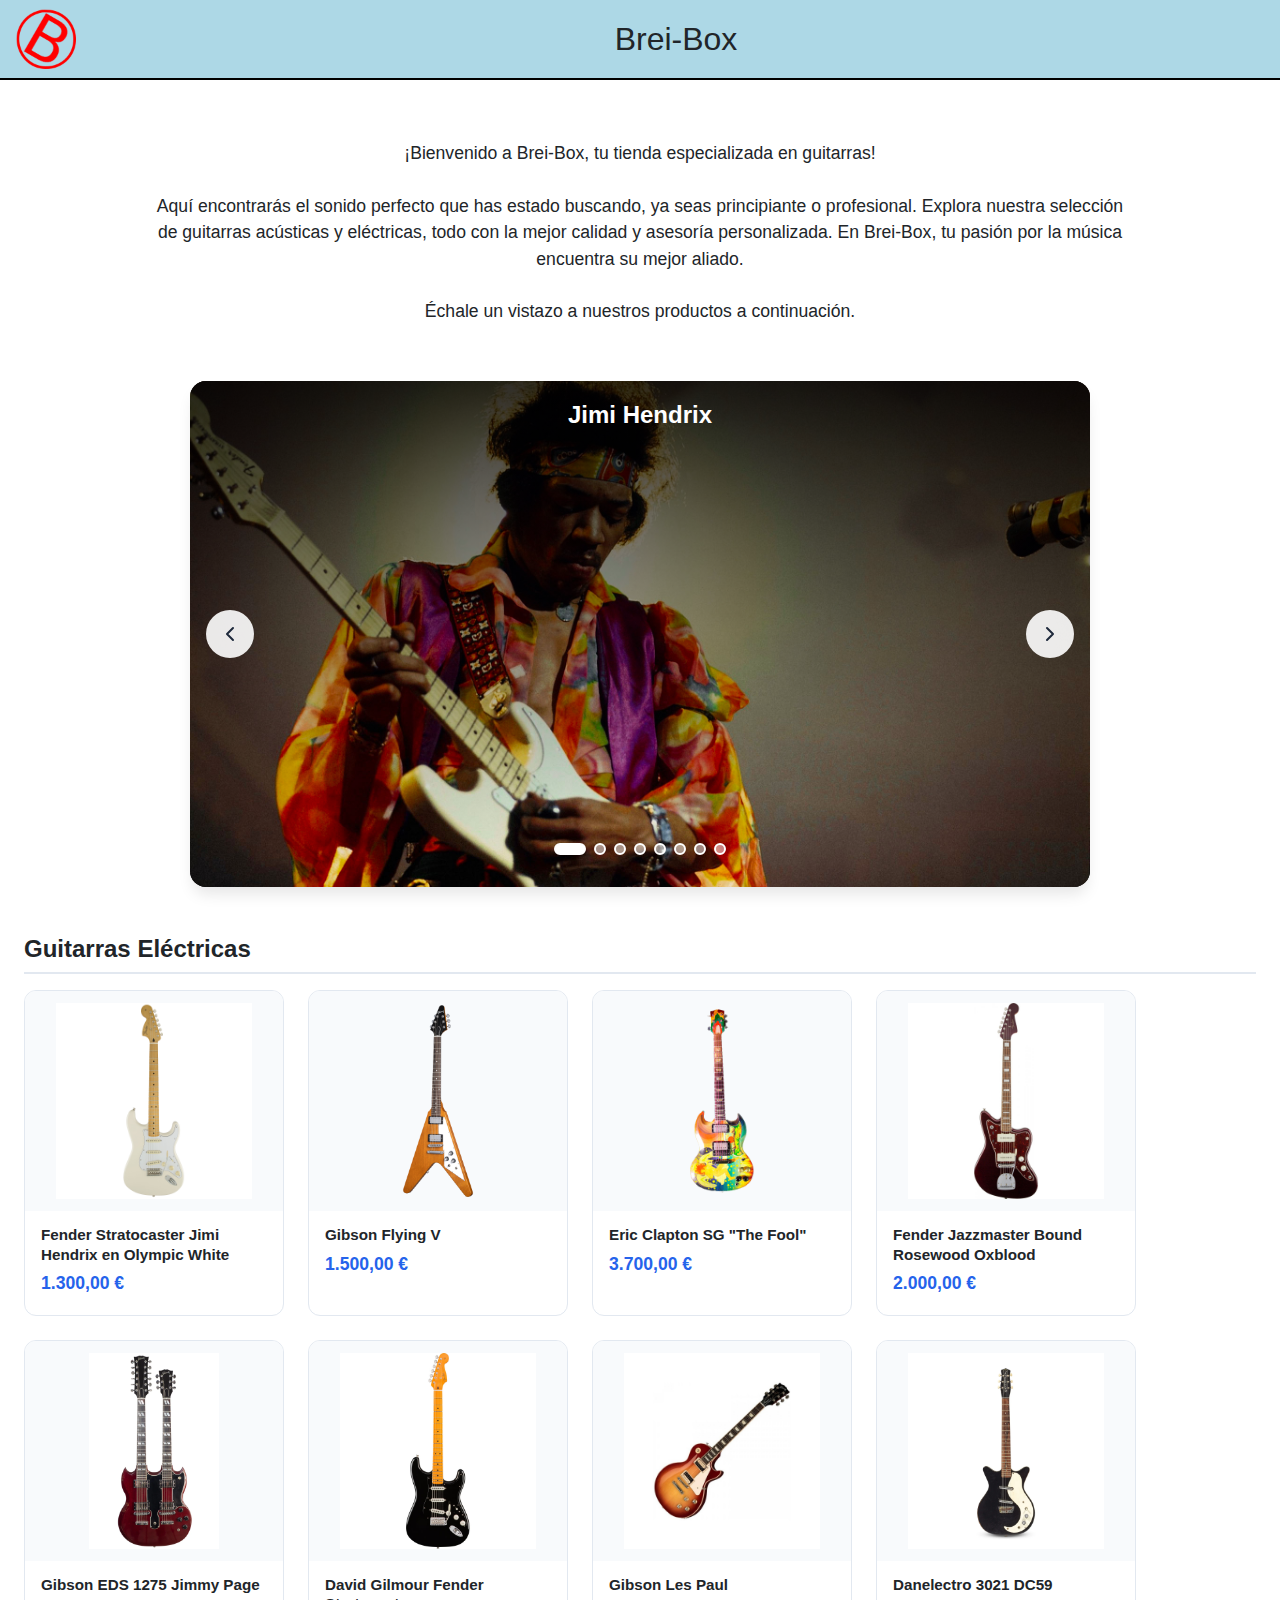
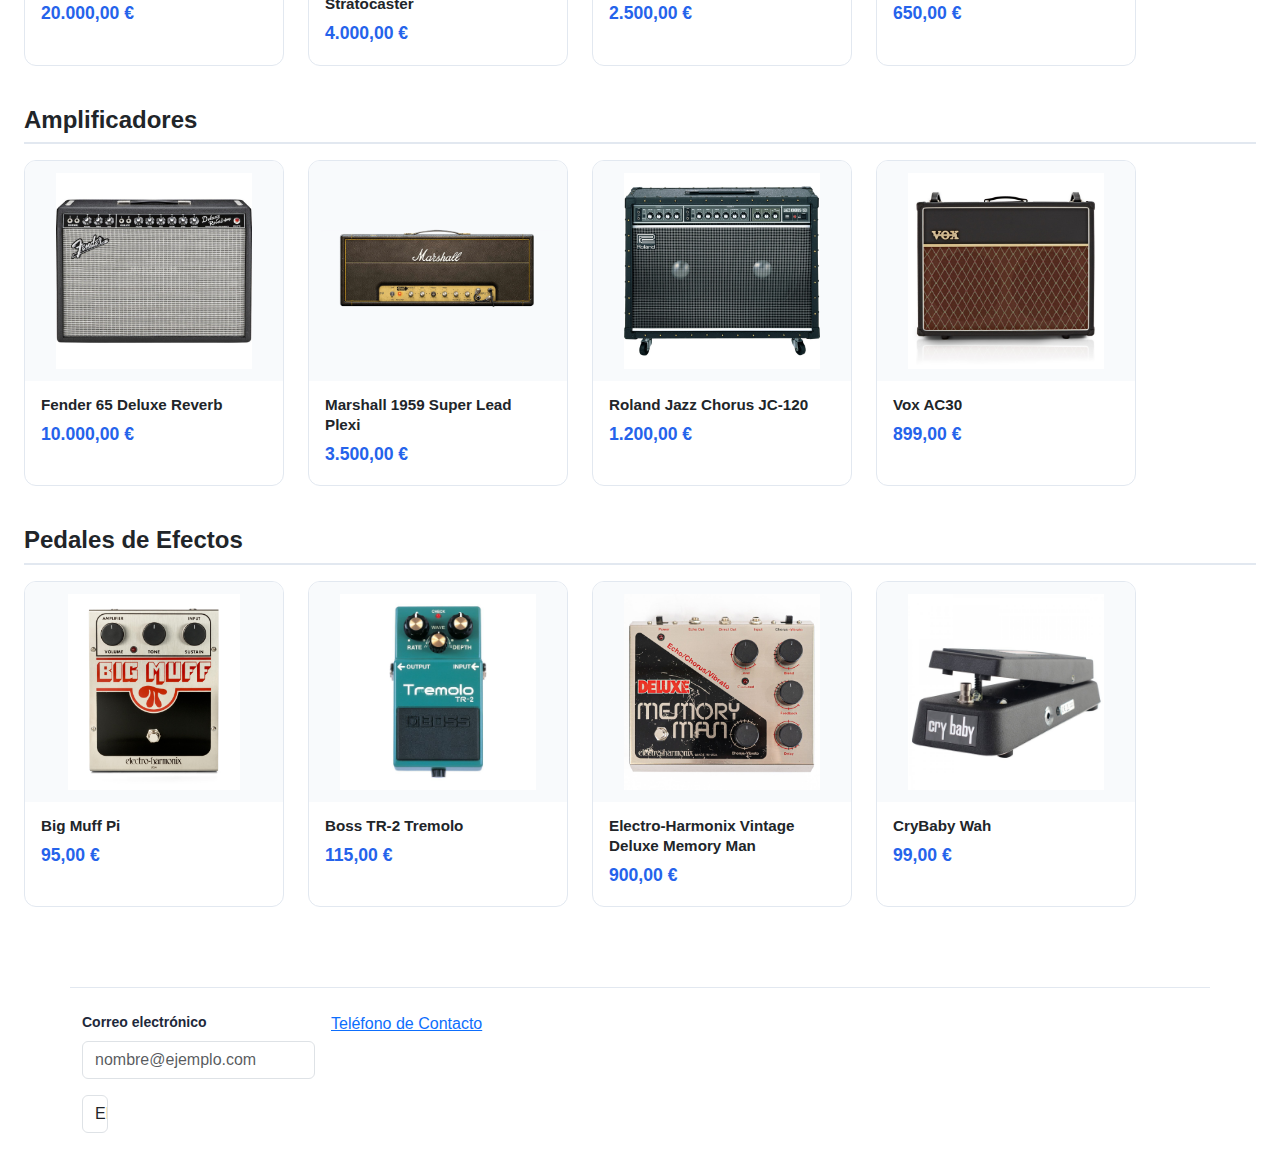
<file: documentos.html/index.html>
<!DOCTYPE html>
<html lang="es">
<head>
    <meta charset="UTF-8">
    <meta name="viewport" content="width=device-width, initial-scale=1.0">
    <title>Brei-Box: Guitarras</title>
    <link href="https://cdn.jsdelivr.net/npm/bootstrap@5.3.3/dist/css/bootstrap.min.css" rel="stylesheet" integrity="sha384-QWTKZyjpPEjISv5WaRU9OFeRpok6YctnYmDr5pNlyT2bRjXh0JMhjY6hW+ALEwIH" crossorigin="anonymous">
    <script src="https://cdn.jsdelivr.net/npm/bootstrap@5.3.3/dist/js/bootstrap.bundle.min.js" integrity="sha384-YvpcrYf0tY3lHB60NNkmXc5s9fDVZLESaAA55NDzOxhy9GkcIdslK1eN7N6jIeHz" crossorigin="anonymous"></script>
    <link rel="stylesheet" href="../css/estilos.css">
</head>
<body>
    <header>
        <a href="index.html">
            <img id="logo" src="../img/Logo.png" alt="logo">
        </a>
        <h1>Brei-Box</h1>
    </header>

    <main>
        <p class="Bienvenida">
            ¡Bienvenido a Brei-Box, tu tienda especializada en guitarras!
            <br><br>
            Aquí encontrarás el sonido perfecto que has estado buscando, ya seas principiante o profesional.
            Explora nuestra selección de guitarras acústicas y eléctricas, todo con la mejor calidad y asesoría personalizada.
            En Brei-Box, tu pasión por la música encuentra su mejor aliado.
            <br><br>
            Échale un vistazo a nuestros productos a continuación.
        </p>

        <!-- ── CARRUSEL DE MÚSICOS ── -->
        <section class="carousel-section">
            <div class="carousel-container">
                <div class="carousel-track">
                    <div class="carousel-slide">
                        <img src="../img/Musicos/hendrix.jpg" alt="Jimi Hendrix">
                        <div class="carousel-caption">Jimi Hendrix</div>
                    </div>
                    <div class="carousel-slide">
                        <img src="../img/Musicos/Clapton.jpg" alt="Eric Clapton">
                        <div class="carousel-caption">Eric Clapton</div>
                    </div>
                    <div class="carousel-slide">
                        <img src="../img/Musicos/page.jpg" alt="Jimmy Page">
                        <div class="carousel-caption">Jimmy Page</div>
                    </div>
                    <div class="carousel-slide">
                        <img src="../img/Musicos/GilmourBlackStrat.jpg" alt="David Gilmour">
                        <div class="carousel-caption">David Gilmour</div>
                    </div>
                    <div class="carousel-slide">
                        <img src="../img/Musicos/AlbertKing.jpg" alt="Albert King">
                        <div class="carousel-caption">Albert King</div>
                    </div>
                    <div class="carousel-slide">
                        <img src="../img/Musicos/KevinShields.jpg" alt="Kevin Shields">
                        <div class="carousel-caption">Kevin Shields</div>
                    </div>
                    <div class="carousel-slide">
                        <img src="../img/Musicos/pageLesPaul.jpg" alt="Jimmy Page Les Paul">
                        <div class="carousel-caption">Jimmy Page</div>
                    </div>
                    <div class="carousel-slide">
                        <img src="../img/Musicos/danelectroPage.jpg" alt="Jimmy Page Danelectro">
                        <div class="carousel-caption">Jimmy Page</div>
                    </div>
                </div>
                
                <!-- Controles del carrusel -->
                <button class="carousel-btn carousel-btn-prev" aria-label="Anterior">
                    <svg width="24" height="24" viewBox="0 0 24 24" fill="none">
                        <path d="M15 18l-6-6 6-6" stroke="currentColor" stroke-width="2" stroke-linecap="round" stroke-linejoin="round"/>
                    </svg>
                </button>
                <button class="carousel-btn carousel-btn-next" aria-label="Siguiente">
                    <svg width="24" height="24" viewBox="0 0 24 24" fill="none">
                        <path d="M9 18l6-6-6-6" stroke="currentColor" stroke-width="2" stroke-linecap="round" stroke-linejoin="round"/>
                    </svg>
                </button>

                <!-- Indicadores -->
                <div class="carousel-indicators">
                    <button class="carousel-indicator active" data-slide="0"></button>
                    <button class="carousel-indicator" data-slide="1"></button>
                    <button class="carousel-indicator" data-slide="2"></button>
                    <button class="carousel-indicator" data-slide="3"></button>
                    <button class="carousel-indicator" data-slide="4"></button>
                    <button class="carousel-indicator" data-slide="5"></button>
                    <button class="carousel-indicator" data-slide="6"></button>
                    <button class="carousel-indicator" data-slide="7"></button>
                </div>
            </div>
        </section>

        <!-- ── GUITARRAS ELÉCTRICAS ── -->
        <h2 class="seccion-titulo">Guitarras Eléctricas</h2>
        <div class="productos-grid">

            <a class="producto-card" href="Pagina-Producto.html">
                <img src="../img/Fender-Eléctricas/fender-jimi-hendrix-stratocaster-mn-olympic-white.jpg" alt="Fender Stratocaster Jimi Hendrix">
                <div class="producto-info">
                    <p class="producto-nombre">Fender Stratocaster Jimi Hendrix en Olympic White</p>
                    <p class="producto-precio">1.300,00 €</p>
                </div>
            </a>

            <a class="producto-card" href="Pagina-Producto.html">
                <img src="../img/Gibson-Eléctricas/Gibson Flying V.png" alt="Gibson Flying V">
                <div class="producto-info">
                    <p class="producto-nombre">Gibson Flying V</p>
                    <p class="producto-precio">1.500,00 €</p>
                </div>
            </a>

            <a class="producto-card" href="Pagina-Producto.html">
                <img src="../img/Gibson-Eléctricas/78461f02052fd0a04eb02f6c47cab6bc2de01daa-1000x1000.png" alt="Eric Clapton SG The Fool">
                <div class="producto-info">
                    <p class="producto-nombre">Eric Clapton SG "The Fool"</p>
                    <p class="producto-precio">3.700,00 €</p>
                </div>
            </a>

            <a class="producto-card" href="Pagina-Producto.html">
                <img src="../img/Fender-Eléctricas/guitarra-electrica-fender-troy-van-leeuwen-signature-jazzmaster-bound-rosewood-oxblood.png" alt="Fender Jazzmaster">
                <div class="producto-info">
                    <p class="producto-nombre">Fender Jazzmaster Bound Rosewood Oxblood</p>
                    <p class="producto-precio">2.000,00 €</p>
                </div>
            </a>

            <a class="producto-card" href="Pagina-Producto.html">
                <img src="../img/Gibson-Eléctricas/1989_Gibson_EDS-1275.png" alt="Gibson EDS 1275 Jimmy Page">
                <div class="producto-info">
                    <p class="producto-nombre">Gibson EDS 1275 Jimmy Page</p>
                    <p class="producto-precio">20.000,00 €</p>
                </div>
            </a>

            <a class="producto-card" href="Pagina-Producto.html">
                <img src="../img/Fender-Eléctricas/1502952061Fender_Custom_Shop_David_Gilmour_Stratocaster_NOS.jpg" alt="David Gilmour Stratocaster">
                <div class="producto-info">
                    <p class="producto-nombre">David Gilmour Fender Stratocaster</p>
                    <p class="producto-precio">4.000,00 €</p>
                </div>
            </a>

            <a class="producto-card" href="Pagina-Producto.html">
                <img src="../img/Gibson-Eléctricas/gibson-les-paul-classic-hcs-p-32523.jpg" alt="Gibson Les Paul">
                <div class="producto-info">
                    <p class="producto-nombre">Gibson Les Paul</p>
                    <p class="producto-precio">2.500,00 €</p>
                </div>
            </a>

            <a class="producto-card" href="Pagina-Producto.html">
                <img src="../img/Fender-Eléctricas/Danelectro3021dc59.png" alt="Danelectro 3021 DC59">
                <div class="producto-info">
                    <p class="producto-nombre">Danelectro 3021 DC59</p>
                    <p class="producto-precio">650,00 €</p>
                </div>
            </a>

        </div>

        <!-- ── AMPLIFICADORES ── -->
        <h2 class="seccion-titulo">Amplificadores</h2>
        <div class="productos-grid">

            <a class="producto-card" href="Pagina-Producto.html">
                <img src="../img/Amplis/fender-65-deluxe-reverb-amplificador.png" alt="Fender 65 Deluxe Reverb">
                <div class="producto-info">
                    <p class="producto-nombre">Fender 65 Deluxe Reverb</p>
                    <p class="producto-precio">10.000,00 €</p>
                </div>
            </a>

            <a class="producto-card" href="Pagina-Producto.html">
                <img src="../img/Amplis/marshall_plexi_super_lead_1959_gallery_1.png" alt="Marshall Plexi">
                <div class="producto-info">
                    <p class="producto-nombre">Marshall 1959 Super Lead Plexi</p>
                    <p class="producto-precio">3.500,00 €</p>
                </div>
            </a>

            <a class="producto-card" href="Pagina-Producto.html">
                <img src="../img/Amplis/roland-jc-120-jazz-chorus-combo_GIT0000966-000.png" alt="Roland Jazz Chorus">
                <div class="producto-info">
                    <p class="producto-nombre">Roland Jazz Chorus JC-120</p>
                    <p class="producto-precio">1.200,00 €</p>
                </div>
            </a>

            <a class="producto-card" href="Pagina-Producto.html">
                <img src="../img/Amplis/VoxAC30.jpg" alt="Vox AC30">
                <div class="producto-info">
                    <p class="producto-nombre">Vox AC30</p>
                    <p class="producto-precio">899,00 €</p>
                </div>
            </a>

        </div>

        <!-- ── PEDALES DE EFECTOS ── -->
        <h2 class="seccion-titulo">Pedales de Efectos</h2>
        <div class="productos-grid">

            <a class="producto-card" href="Pagina-Producto.html">
                <img src="../img/Pedales/BigMuff.png" alt="Big Muff Pi">
                <div class="producto-info">
                    <p class="producto-nombre">Big Muff Pi</p>
                    <p class="producto-precio">95,00 €</p>
                </div>
            </a>

            <a class="producto-card" href="Pagina-Producto.html">
                <img src="../img/Pedales/boss-tr2-tremolo.png" alt="Boss TR-2 Tremolo">
                <div class="producto-info">
                    <p class="producto-nombre">Boss TR-2 Tremolo</p>
                    <p class="producto-precio">115,00 €</p>
                </div>
            </a>

            <a class="producto-card" href="Pagina-Producto.html">
                <img src="../img/Pedales/MemoryMan.png" alt="Memory Man">
                <div class="producto-info">
                    <p class="producto-nombre">Electro-Harmonix Vintage Deluxe Memory Man</p>
                    <p class="producto-precio">900,00 €</p>
                </div>
            </a>

            <a class="producto-card" href="Pagina-Producto.html">
                <img src="../img/Pedales/Wahwah.png" alt="CryBaby Wah">
                <div class="producto-info">
                    <p class="producto-nombre">CryBaby Wah</p>
                    <p class="producto-precio">99,00 €</p>
                </div>
            </a>

        </div>
    </main>

    <footer class="container">
        <form action="">
            <div class="mb-3 datos">
                <label for="emailFooter" class="form-label">Correo electrónico</label>
                <input type="email" class="form-control" id="emailFooter" placeholder="nombre@ejemplo.com">
            </div>
            <input class="form-control ENVIAR" type="submit" value="ENVIAR">
        </form>
        <a class="datos" href="tel:+34678567876">Teléfono de Contacto</a>
        <iframe src="https://www.google.com/maps/embed?pb=!1m18!1m12!1m3!1d13799.704674040484!2d-8.408104816067125!3d43.35547160691261!2m3!1f0!2f0!3f0!3m2!1i1024!2i768!4f13.1!3m3!1m2!1s0xd2e7c9ba3b31737%3A0x3c7557c3e9b93042!2sEl%20Corte%20Ingl%C3%A9s%20Coru%C3%B1a!5e0!3m2!1ses!2ses!4v1729609519956!5m2!1ses!2ses" width="300" height="100" style="border:0;" allowfullscreen="" loading="lazy" referrerpolicy="no-referrer-when-downgrade"></iframe>
    </footer>

    <script src="../js/carousel.js"></script>
</body>
</html>
</file>
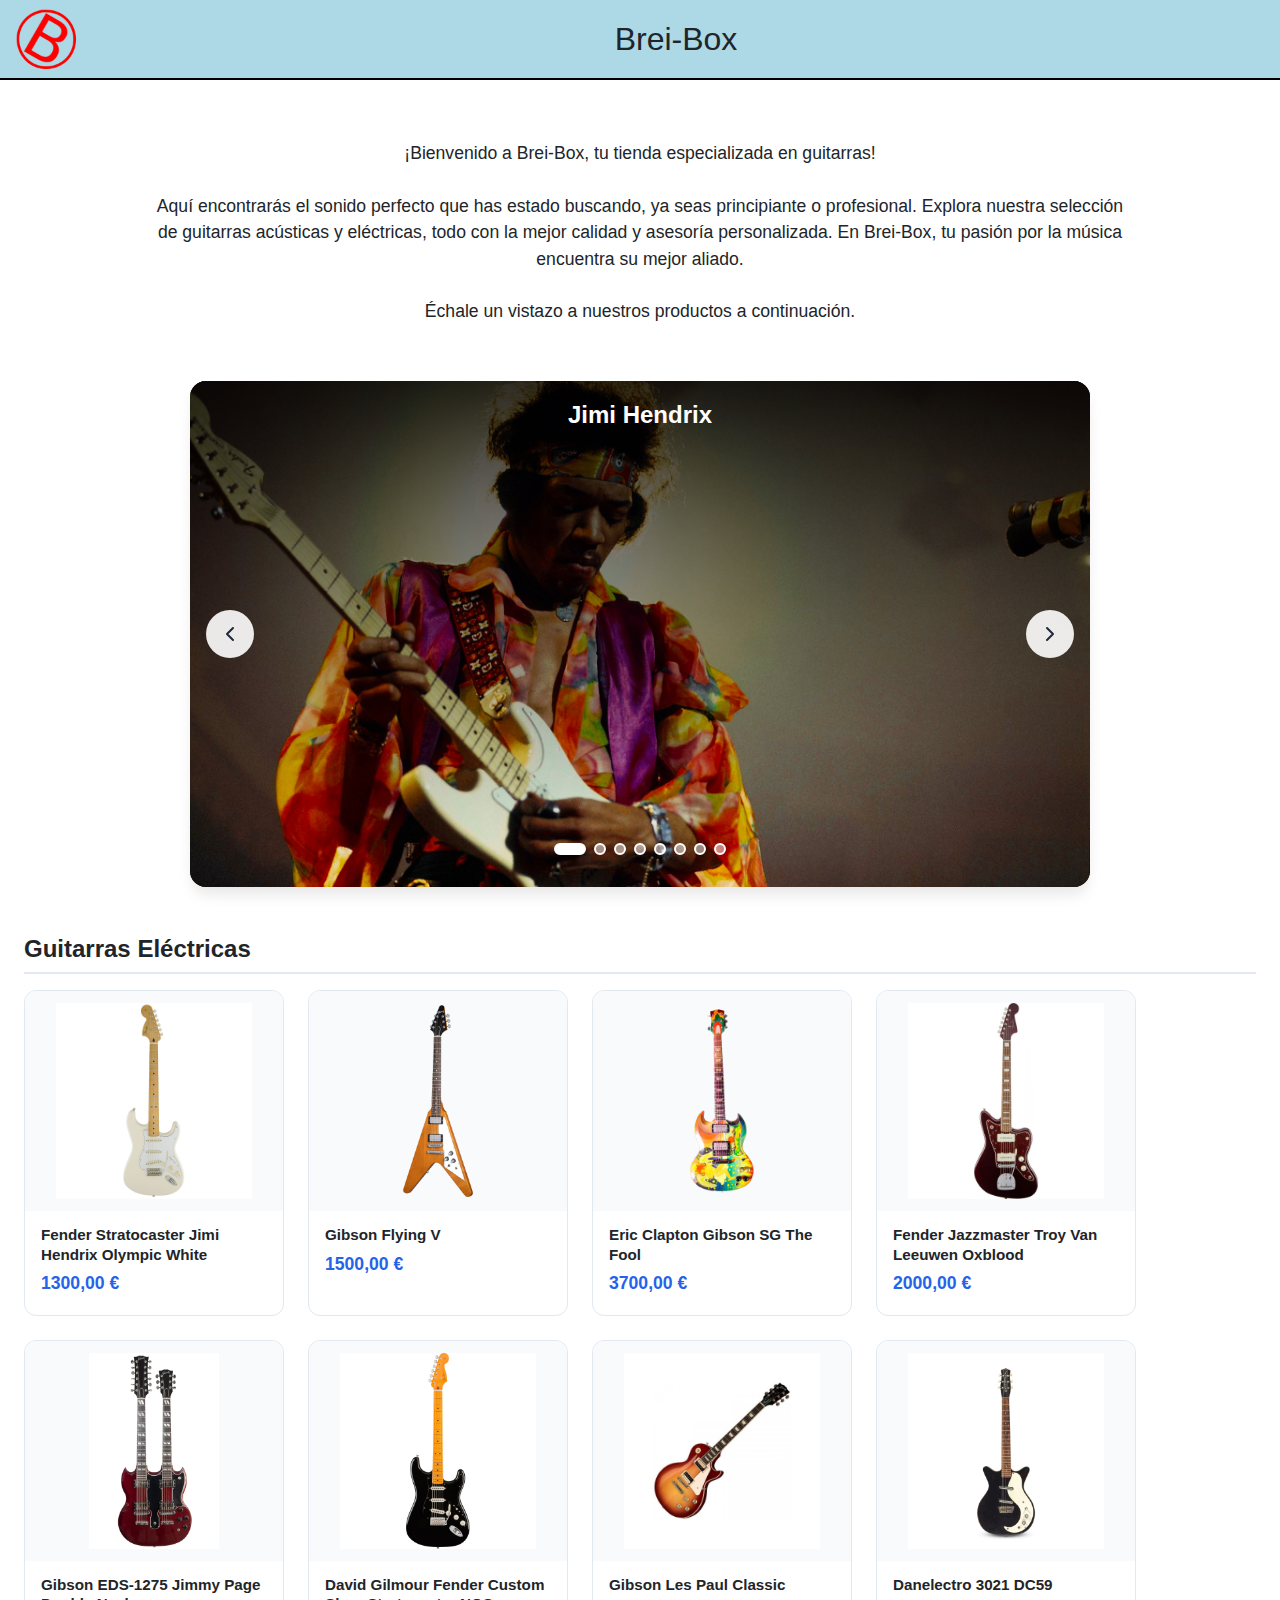
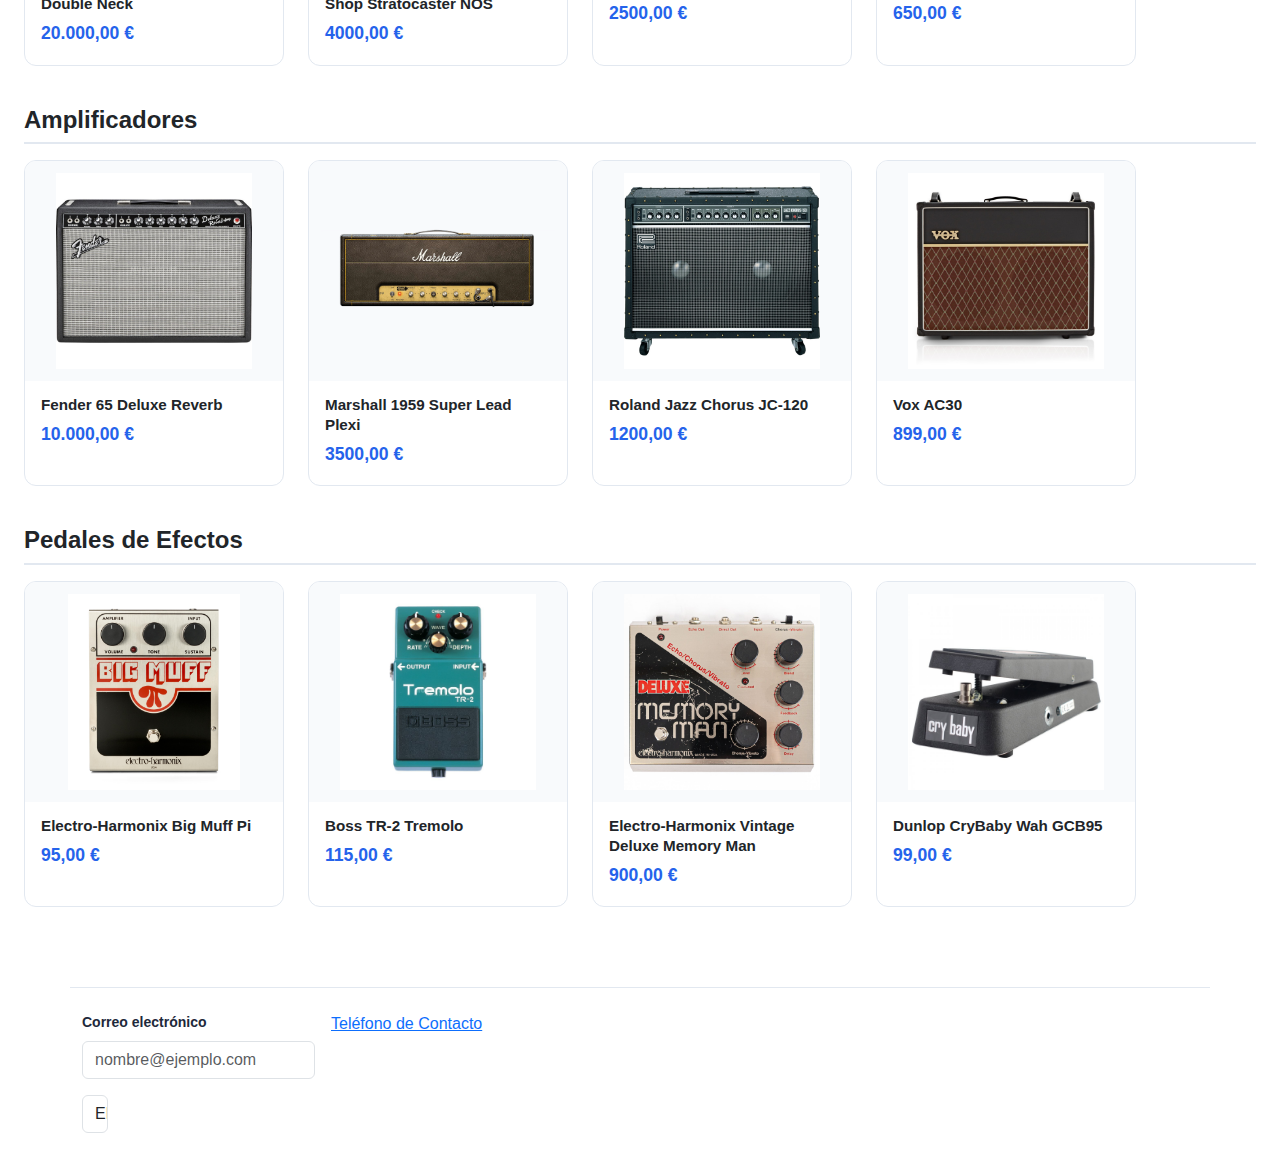
<file: html/index.html>
<!DOCTYPE html>
<html lang="es">
<head>
    <meta charset="UTF-8">
    <meta name="viewport" content="width=device-width, initial-scale=1.0">
    <title>Brei-Box: Guitarras</title>
    <link href="https://cdn.jsdelivr.net/npm/bootstrap@5.3.3/dist/css/bootstrap.min.css" rel="stylesheet" integrity="sha384-QWTKZyjpPEjISv5WaRU9OFeRpok6YctnYmDr5pNlyT2bRjXh0JMhjY6hW+ALEwIH" crossorigin="anonymous">
    <script src="https://cdn.jsdelivr.net/npm/bootstrap@5.3.3/dist/js/bootstrap.bundle.min.js" integrity="sha384-YvpcrYf0tY3lHB60NNkmXc5s9fDVZLESaAA55NDzOxhy9GkcIdslK1eN7N6jIeHz" crossorigin="anonymous"></script>
    <link rel="stylesheet" href="../css/estilos.css">
</head>
<body>
    <header>
        <a href="index.html">
            <img id="logo" src="../img/Logo.png" alt="logo">
        </a>
        <h1>Brei-Box</h1>
    </header>

    <main>
        <p class="Bienvenida">
            ¡Bienvenido a Brei-Box, tu tienda especializada en guitarras!
            <br><br>
            Aquí encontrarás el sonido perfecto que has estado buscando, ya seas principiante o profesional.
            Explora nuestra selección de guitarras acústicas y eléctricas, todo con la mejor calidad y asesoría personalizada.
            En Brei-Box, tu pasión por la música encuentra su mejor aliado.
            <br><br>
            Échale un vistazo a nuestros productos a continuación.
        </p>

        <!-- ── CARRUSEL DE ESTRELLAS DEL ROCK ── -->
        <section class="carousel-section">
            <div class="carousel-container">
                <div class="carousel-track">
                    <div class="carousel-slide">
                        <img src="../img/Musicos/hendrix.jpg" alt="Jimi Hendrix">
                        <div class="carousel-caption">Jimi Hendrix</div>
                    </div>
                    <div class="carousel-slide">
                        <img src="../img/Musicos/Clapton.jpg" alt="Eric Clapton">
                        <div class="carousel-caption">Eric Clapton</div>
                    </div>
                    <div class="carousel-slide">
                        <img src="../img/Musicos/page.jpg" alt="Jimmy Page">
                        <div class="carousel-caption">Jimmy Page</div>
                    </div>
                    <div class="carousel-slide">
                        <img src="../img/Musicos/GilmourBlackStrat.jpg" alt="David Gilmour">
                        <div class="carousel-caption">David Gilmour</div>
                    </div>
                    <div class="carousel-slide">
                        <img src="../img/Musicos/AlbertKing.jpg" alt="Albert King">
                        <div class="carousel-caption">Albert King</div>
                    </div>
                    <div class="carousel-slide">
                        <img src="../img/Musicos/KevinShields.jpg" alt="Kevin Shields">
                        <div class="carousel-caption">Kevin Shields</div>
                    </div>
                    <div class="carousel-slide">
                        <img src="../img/Musicos/pageLesPaul.jpg" alt="Jimmy Page Les Paul">
                        <div class="carousel-caption">Jimmy Page</div>
                    </div>
                    <div class="carousel-slide">
                        <img src="../img/Musicos/danelectroPage.jpg" alt="Jimmy Page Danelectro">
                        <div class="carousel-caption">Jimmy Page</div>
                    </div>
                </div>

                <!-- Controles -->
                <button class="carousel-btn carousel-btn-prev" aria-label="Anterior">
                    <svg width="24" height="24" viewBox="0 0 24 24" fill="none">
                        <path d="M15 18l-6-6 6-6" stroke="currentColor" stroke-width="2" stroke-linecap="round" stroke-linejoin="round"/>
                    </svg>
                </button>
                <button class="carousel-btn carousel-btn-next" aria-label="Siguiente">
                    <svg width="24" height="24" viewBox="0 0 24 24" fill="none">
                        <path d="M9 18l6-6-6-6" stroke="currentColor" stroke-width="2" stroke-linecap="round" stroke-linejoin="round"/>
                    </svg>
                </button>

                <!-- Indicadores -->
                <div class="carousel-indicators">
                    <button class="carousel-indicator active" data-slide="0"></button>
                    <button class="carousel-indicator" data-slide="1"></button>
                    <button class="carousel-indicator" data-slide="2"></button>
                    <button class="carousel-indicator" data-slide="3"></button>
                    <button class="carousel-indicator" data-slide="4"></button>
                    <button class="carousel-indicator" data-slide="5"></button>
                    <button class="carousel-indicator" data-slide="6"></button>
                    <button class="carousel-indicator" data-slide="7"></button>
                </div>
            </div>
        </section>

        <!-- ── GUITARRAS ELÉCTRICAS ── -->
        <h2 class="seccion-titulo">Guitarras Eléctricas</h2>
        <div id="grid-guitarras" class="productos-grid"></div>

        <!-- ── AMPLIFICADORES ── -->
        <h2 class="seccion-titulo">Amplificadores</h2>
        <div id="grid-amplificadores" class="productos-grid"></div>

        <!-- ── PEDALES DE EFECTOS ── -->
        <h2 class="seccion-titulo">Pedales de Efectos</h2>
        <div id="grid-pedales" class="productos-grid"></div>
    </main>

    <footer class="container">
        <form action="">
            <div class="mb-3 datos">
                <label for="emailFooter" class="form-label">Correo electrónico</label>
                <input type="email" class="form-control" id="emailFooter" placeholder="nombre@ejemplo.com">
            </div>
            <input class="form-control ENVIAR" type="submit" value="ENVIAR">
        </form>
        <a class="datos" href="tel:+34678567876">Teléfono de Contacto</a>
        <iframe src="https://www.google.com/maps/embed?pb=!1m18!1m12!1m3!1d13799.704674040484!2d-8.408104816067125!3d43.35547160691261!2m3!1f0!2f0!3f0!3m2!1i1024!2i768!4f13.1!3m3!1m2!1s0xd2e7c9ba3b31737%3A0x3c7557c3e9b93042!2sEl%20Corte%20Ingl%C3%A9s%20Coru%C3%B1a!5e0!3m2!1ses!2ses!4v1729609519956!5m2!1ses!2ses" width="300" height="100" style="border:0;" allowfullscreen="" loading="lazy" referrerpolicy="no-referrer-when-downgrade"></iframe>
    </footer>

    <!-- carrusel.js primero (solo toca el DOM del carrusel) -->
    <!-- catalogo.js después (rellena las grids de productos) -->
    <script src="../js/carrusel.js"></script>
    <script src="../js/catalogo.js"></script>
</body>
</html>
</file>
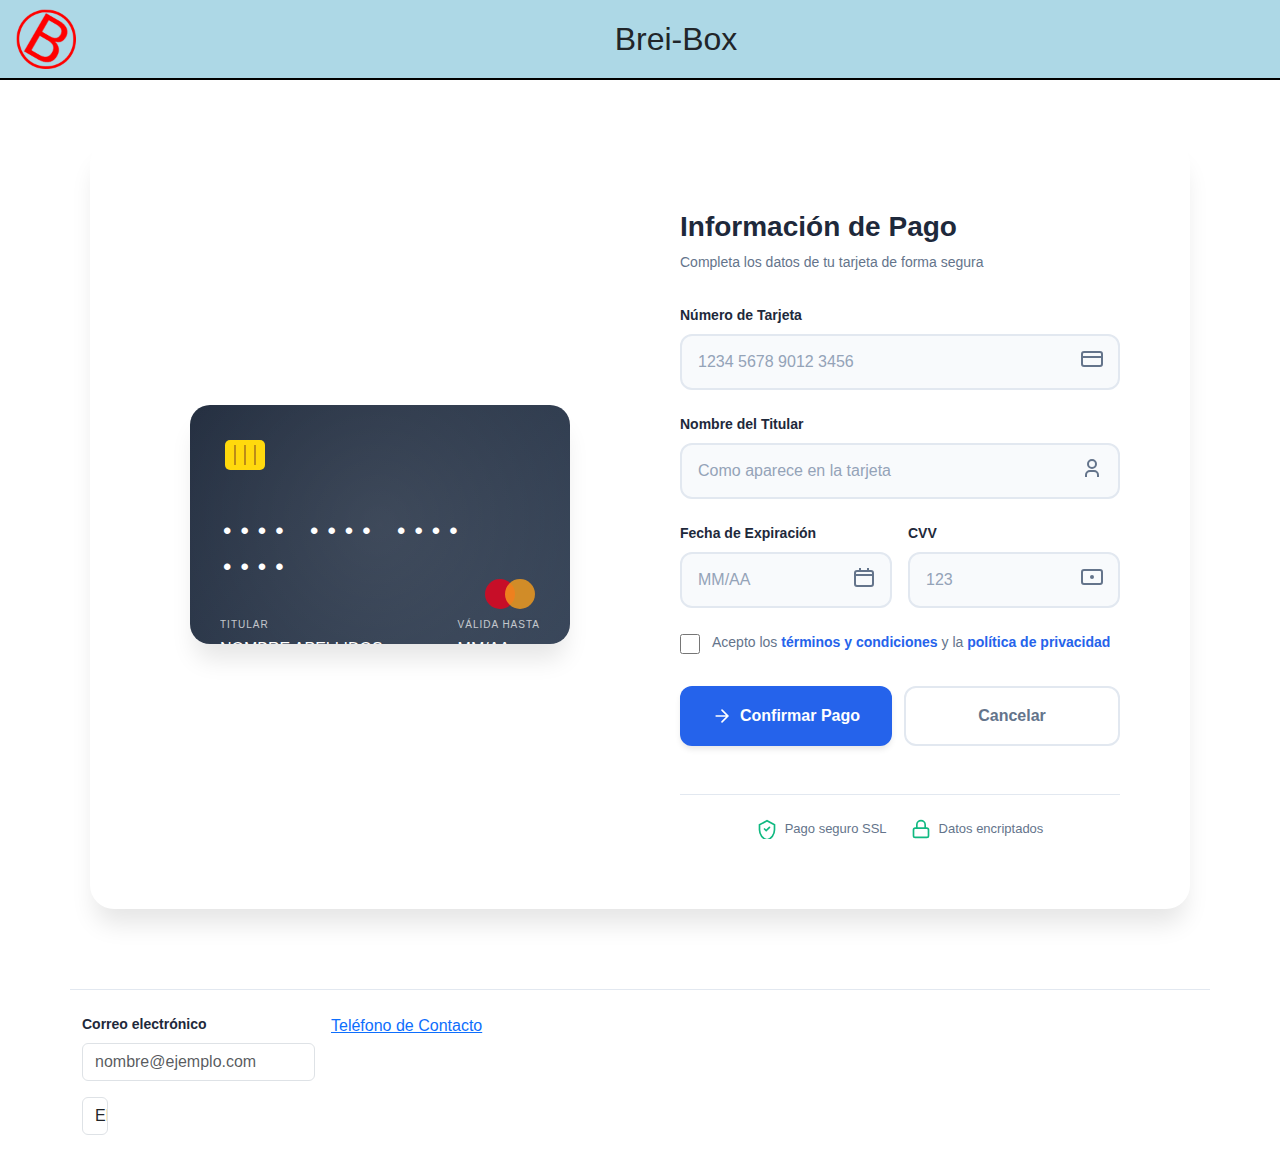
<file: html/CreditCard.html>
<!DOCTYPE html>
<html lang="es">
<head>
    <meta charset="UTF-8">
    <meta name="viewport" content="width=device-width, initial-scale=1.0">
    <title>Brei-Box: Pago Seguro</title>
    <link href="https://cdn.jsdelivr.net/npm/bootstrap@5.3.3/dist/css/bootstrap.min.css" rel="stylesheet" integrity="sha384-QWTKZyjpPEjISv5WaRU9OFeRpok6YctnYmDr5pNlyT2bRjXh0JMhjY6hW+ALEwIH" crossorigin="anonymous">
    <script src="https://cdn.jsdelivr.net/npm/bootstrap@5.3.3/dist/js/bootstrap.bundle.min.js" integrity="sha384-YvpcrYf0tY3lHB60NNkmXc5s9fDVZLESaAA55NDzOxhy9GkcIdslK1eN7N6jIeHz" crossorigin="anonymous"></script>
    <link rel="stylesheet" href="../css/estilos.css">
</head>
<body>
    <header>
        <a href="index.html">
            <img src="../img/Logo.png" alt="logo">
        </a>
        <h1>Brei-Box</h1>
    </header>

    <main class="payment-container">
        <div class="payment-wrapper">

            <!-- Vista previa de la tarjeta -->
            <div class="card-preview-section">
                <div class="credit-card">
                    <div class="card-chip">
                        <svg width="50" height="40" viewBox="0 0 50 40">
                            <rect x="5" y="5" width="40" height="30" rx="5" fill="#FFD700"/>
                            <line x1="15" y1="10" x2="15" y2="30" stroke="#B8860B" stroke-width="2"/>
                            <line x1="25" y1="10" x2="25" y2="30" stroke="#B8860B" stroke-width="2"/>
                            <line x1="35" y1="10" x2="35" y2="30" stroke="#B8860B" stroke-width="2"/>
                        </svg>
                    </div>
                    <div class="card-number" id="displayCardNumber">•••• •••• •••• ••••</div>
                    <div class="card-details">
                        <div class="card-holder">
                            <div class="card-label">Titular</div>
                            <div class="card-value" id="displayCardHolder">NOMBRE APELLIDOS</div>
                        </div>
                        <div class="card-expiry">
                            <div class="card-label">Válida hasta</div>
                            <div class="card-value" id="displayCardExpiry">MM/AA</div>
                        </div>
                    </div>
                    <div class="card-logo">
                        <svg width="60" height="40" viewBox="0 0 60 40">
                            <circle cx="20" cy="20" r="15" fill="#EB001B" opacity="0.8"/>
                            <circle cx="40" cy="20" r="15" fill="#F79E1B" opacity="0.8"/>
                        </svg>
                    </div>
                </div>
            </div>

            <!-- Formulario de pago -->
            <div class="payment-form-section">
                <h2 class="form-title">Información de Pago</h2>
                <p class="form-subtitle">Completa los datos de tu tarjeta de forma segura</p>

                <form id="paymentForm" class="modern-form">
                    <div class="form-group">
                        <label for="cardNumber" class="form-label">Número de Tarjeta</label>
                        <input
                            type="text"
                            id="cardNumber"
                            name="cardNumber"
                            class="form-input"
                            placeholder="1234 5678 9012 3456"
                            maxlength="19"
                            required
                        >
                        <div class="input-icon">
                            <svg width="24" height="24" viewBox="0 0 24 24" fill="none">
                                <rect x="2" y="5" width="20" height="14" rx="2" stroke="currentColor" stroke-width="2"/>
                                <path d="M2 10h20" stroke="currentColor" stroke-width="2"/>
                            </svg>
                        </div>
                    </div>

                    <div class="form-group">
                        <label for="cardHolder" class="form-label">Nombre del Titular</label>
                        <input
                            type="text"
                            id="cardHolder"
                            name="cardHolder"
                            class="form-input"
                            placeholder="Como aparece en la tarjeta"
                            required
                        >
                        <div class="input-icon">
                            <svg width="24" height="24" viewBox="0 0 24 24" fill="none">
                                <circle cx="12" cy="8" r="4" stroke="currentColor" stroke-width="2"/>
                                <path d="M6 21v-2a4 4 0 0 1 4-4h4a4 4 0 0 1 4 4v2" stroke="currentColor" stroke-width="2"/>
                            </svg>
                        </div>
                    </div>

                    <div class="form-row">
                        <div class="form-group">
                            <label for="cardExpiry" class="form-label">Fecha de Expiración</label>
                            <input
                                type="text"
                                id="cardExpiry"
                                name="cardExpiry"
                                class="form-input"
                                placeholder="MM/AA"
                                maxlength="5"
                                required
                            >
                            <div class="input-icon">
                                <svg width="24" height="24" viewBox="0 0 24 24" fill="none">
                                    <rect x="3" y="6" width="18" height="15" rx="2" stroke="currentColor" stroke-width="2"/>
                                    <path d="M3 10h18M8 3v4M16 3v4" stroke="currentColor" stroke-width="2"/>
                                </svg>
                            </div>
                        </div>

                        <div class="form-group">
                            <label for="cardCVV" class="form-label">CVV</label>
                            <input
                                type="text"
                                id="cardCVV"
                                name="cardCVV"
                                class="form-input"
                                placeholder="123"
                                maxlength="3"
                                required
                            >
                            <div class="input-icon">
                                <svg width="24" height="24" viewBox="0 0 24 24" fill="none">
                                    <rect x="2" y="5" width="20" height="14" rx="2" stroke="currentColor" stroke-width="2"/>
                                    <circle cx="12" cy="12" r="2" fill="currentColor"/>
                                </svg>
                            </div>
                        </div>
                    </div>

                    <div class="form-group checkbox-group">
                        <input type="checkbox" id="termsAccept" name="termsAccept" required>
                        <label for="termsAccept" class="checkbox-label">
                            Acepto los <a href="#" class="terms-link">términos y condiciones</a> y la <a href="#" class="terms-link">política de privacidad</a>
                        </label>
                    </div>

                    <div class="form-actions">
                        <button type="submit" class="btn-submit">
                            <svg width="20" height="20" viewBox="0 0 24 24" fill="none">
                                <path d="M5 12h14M12 5l7 7-7 7" stroke="currentColor" stroke-width="2" stroke-linecap="round"/>
                            </svg>
                            Confirmar Pago
                        </button>
                        <button type="button" class="btn-cancel" onclick="window.history.back()">Cancelar</button>
                    </div>

                    <div class="security-badges">
                        <div class="badge-item">
                            <svg width="20" height="20" viewBox="0 0 24 24" fill="none">
                                <path d="M12 2L3 7v6c0 5.5 3.8 10.7 9 12 5.2-1.3 9-6.5 9-12V7l-9-5z" stroke="#10b981" stroke-width="2"/>
                                <path d="M9 12l2 2 4-4" stroke="#10b981" stroke-width="2" stroke-linecap="round"/>
                            </svg>
                            Pago seguro SSL
                        </div>
                        <div class="badge-item">
                            <svg width="20" height="20" viewBox="0 0 24 24" fill="none">
                                <rect x="3" y="11" width="18" height="11" rx="2" stroke="#10b981" stroke-width="2"/>
                                <path d="M7 11V7a5 5 0 0 1 10 0v4" stroke="#10b981" stroke-width="2"/>
                            </svg>
                            Datos encriptados
                        </div>
                    </div>
                </form>
            </div>

        </div>
    </main>

    <footer class="container">
        <form action="">
            <div class="mb-3 datos">
                <label for="emailFooter" class="form-label">Correo electrónico</label>
                <input type="email" class="form-control" id="emailFooter" placeholder="nombre@ejemplo.com">
            </div>
            <input class="form-control ENVIAR" type="submit" value="ENVIAR">
        </form>
        <a class="datos" href="tel:+34678567876">Teléfono de Contacto</a>
        <iframe src="https://www.google.com/maps/embed?pb=!1m18!1m12!1m3!1d13799.704674040484!2d-8.408104816067125!3d43.35547160691261!2m3!1f0!2f0!3f0!3m2!1i1024!2i768!4f13.1!3m3!1m2!1s0xd2e7c9ba3b31737%3A0x3c7557c3e9b93042!2sEl%20Corte%20Ingl%C3%A9s%20Coru%C3%B1a!5e0!3m2!1ses!2ses!4v1729609519956!5m2!1ses!2ses" width="300" height="100" style="border:0;" allowfullscreen="" loading="lazy" referrerpolicy="no-referrer-when-downgrade"></iframe>
    </footer>

    <script src="../js/credit-card.js"></script>
</body>
</html>
</file>
<file: css/estilos.css>
/* ============================================================
   BREI-BOX — ESTILOS GLOBALES
   Cubre: header, main, footer, productos, tarjeta de pago
   ============================================================ */


/* ── RESET BÁSICO ────────────────────────────────────────── */

*,
*::before,
*::after {
    box-sizing: border-box;
}


/* ── VARIABLES ───────────────────────────────────────────── */

:root {
    /* Colores principales */
    --primary-color:    #2563eb;
    --primary-dark:     #1e40af;
    --secondary-color:  #64748b;
    --success-color:    #10b981;
    --error-color:      #ef4444;

    /* Gradientes */
    --card-gradient: linear-gradient(135deg, #1e293b 0%, #334155 100%);

    /* Texto */
    --text-primary:   #1e293b;
    --text-secondary: #64748b;

    /* Bordes y fondos */
    --border-color: #e2e8f0;
    --input-bg:     #f8fafc;
    --white:        #ffffff;

    /* Sombras */
    --shadow-sm:  0 1px 2px rgba(0, 0, 0, 0.05);
    --shadow-md:  0 4px 6px -1px rgba(0, 0, 0, 0.1);
    --shadow-lg:  0 10px 15px -3px rgba(0, 0, 0, 0.1);
    --shadow-xl:  0 20px 25px -5px rgba(0, 0, 0, 0.1);
}


/* ── TIPOGRAFÍA BASE ─────────────────────────────────────── */

body {
    font-family: -apple-system, BlinkMacSystemFont, 'Segoe UI', 'Roboto',
                 'Oxygen', 'Ubuntu', 'Cantarell', sans-serif;
    margin: 0;
}

/* Evitar que el regla global img { width:100% } rompa el logo y las cards */
img {
    display: block;
    max-width: 100%;
}

a {
    width: auto;
}

svg {
    width: auto;
}


/* ── HEADER ──────────────────────────────────────────────── */

header {
    display: flex;
    align-items: center;
    background-color: lightblue;
    border-bottom: solid black 2px;
    position: fixed;
    top: 0;
    left: 0;
    right: 0;
    z-index: 1000;
    height: 80px;
    padding: 0 16px;
    gap: 12px;
    min-width: 0; /* permite scroll horizontal sin romper layout */
}

header a {
    flex-shrink: 0; /* el logo nunca se encoge */
}

header img {
    width: 60px;
    height: 60px;
    object-fit: contain;
}

header h1 {
    font-size: 2rem; /* tamaño fijo, no relativo al viewport */
    white-space: nowrap;
    margin: 0;
    flex: 1;
    text-align: center;
}


/* ── MAIN (páginas normales) ─────────────────────────────── */

main {
    margin-top: 100px;
    padding: 0 24px 40px;
}


/* ── BIENVENIDA ──────────────────────────────────────────── */

.Bienvenida {
    text-align: center;
    padding: 40px 10%;
    font-size: 1.1rem;
}


/* ── CARRUSEL DE IMÁGENES ────────────────────────────────── */

.carousel-section {
    margin-bottom: 48px;
}

.carousel-container {
    position: relative;
    width: 100%;
    max-width: 900px;
    margin: 0 auto;
    overflow: hidden;
    border-radius: 16px;
    box-shadow: var(--shadow-lg);
    background: var(--white);
}

.carousel-track {
    display: flex;
    transition: transform 0.5s ease-in-out;
}

.carousel-slide {
    min-width: 100%;
    position: relative;
    aspect-ratio: 16/9;
    background: #1a1a1a; /* fondo oscuro para las fotos */
}

.carousel-slide img {
    width: 100%;
    height: 100%;
    object-fit: contain; /* muestra la imagen completa sin distorsionar */
    object-position: center center;
    display: block;
}

/* Ya no necesitamos ajustes individuales con contain */

.carousel-caption {
    position: absolute;
    top: 0;
    left: 0;
    right: 0;
    background: linear-gradient(to bottom, rgba(0,0,0,0.8) 0%, transparent 100%);
    color: var(--white);
    padding: 16px 24px 32px;
    font-size: 1.5rem;
    font-weight: 700;
    text-align: center;
}

/* Botones de navegación */
.carousel-btn {
    position: absolute;
    top: 50%;
    transform: translateY(-50%);
    background: rgba(255, 255, 255, 0.9);
    border: none;
    border-radius: 50%;
    width: 48px;
    height: 48px;
    display: flex;
    align-items: center;
    justify-content: center;
    cursor: pointer;
    transition: all 0.3s;
    z-index: 10;
    color: var(--text-primary);
}

.carousel-btn:hover {
    background: var(--white);
    box-shadow: var(--shadow-md);
    transform: translateY(-50%) scale(1.1);
}

.carousel-btn-prev {
    left: 16px;
}

.carousel-btn-next {
    right: 16px;
}

/* Indicadores */
.carousel-indicators {
    position: absolute;
    bottom: 16px;
    left: 0;
    right: 0;
    display: flex;
    justify-content: center;
    gap: 8px;
    z-index: 10;
}

.carousel-indicator {
    width: 12px;
    height: 12px;
    border-radius: 50%;
    border: 2px solid var(--white);
    background: rgba(255, 255, 255, 0.5);
    cursor: pointer;
    transition: all 0.3s;
    padding: 0;
}

.carousel-indicator:hover {
    background: rgba(255, 255, 255, 0.8);
    transform: scale(1.2);
}

.carousel-indicator.active {
    background: var(--white);
    width: 32px;
    border-radius: 6px;
}

/* Responsive carousel */
@media (max-width: 768px) {
    .carousel-btn {
        width: 36px;
        height: 36px;
    }

    .carousel-btn-prev {
        left: 8px;
    }

    .carousel-btn-next {
        right: 8px;
    }

    .carousel-caption {
        font-size: 1.2rem;
        padding: 24px 16px 12px;
    }
}


/* ── TÍTULOS DE SECCIÓN ──────────────────────────────────── */

.seccion-titulo {
    font-size: 1.5rem;
    font-weight: 700;
    margin: 32px 0 16px;
    padding-bottom: 8px;
    border-bottom: 2px solid var(--border-color);
}


/* ── GRID DE PRODUCTOS ───────────────────────────────────── */
/*
   Columnas de 260 px fijas:
     · ≥ 1130 px  → 4 columnas
     · <  1130 px → 2 columnas
   El contenido nunca encoge; si hay poco espacio aparece scroll horizontal.
*/

.productos-grid {
    display: grid;
    grid-template-columns: repeat(4, 260px);
    gap: 24px;
    margin-bottom: 40px;
    overflow-x: auto;
}

@media (max-width: 1130px) {
    .productos-grid {
        grid-template-columns: repeat(2, 260px);
    }
}


/* ── TARJETA DE PRODUCTO ─────────────────────────────────── */

.producto-card {
    width: 260px;
    background: var(--white);
    border: 1px solid var(--border-color);
    border-radius: 12px;
    overflow: hidden;
    transition: box-shadow 0.2s, transform 0.2s;
    text-decoration: none;
    color: inherit;
    display: flex;
    flex-direction: column;
}

.producto-card:hover {
    box-shadow: 0 8px 24px rgba(0, 0, 0, 0.12);
    transform: translateY(-4px);
}

.producto-card img {
    width: 260px;
    height: 220px;
    object-fit: contain;
    background: var(--input-bg);
    padding: 12px;
}

.producto-info {
    padding: 14px 16px 18px;
    flex: 1;
    display: flex;
    flex-direction: column;
    gap: 6px;
}

.producto-nombre {
    font-size: 0.95rem;
    font-weight: 600;
    line-height: 1.3;
    margin: 0;
}

.producto-precio {
    font-size: 1.1rem;
    font-weight: 700;
    color: var(--primary-color);
    margin: 0;
}


/* ── PÁGINA DE PRODUCTO INDIVIDUAL ──────────────────────── */

.Guitarra {
    margin-top: 15%;
    margin-bottom: 10%;
}

.imagen {
    height: min-content;
}


/* ── FOOTER ──────────────────────────────────────────────── */

footer {
    border-top: 1px solid var(--border-color);
    padding: 24px 0;
    display: flex;
    flex-wrap: wrap;
    gap: 16px;
    align-items: flex-start;
}

.datos {
    display: block;
    width: 50%;
}

footer .datos {
    width: auto;
}

.ENVIAR {
    width: 10%;
}


/* ============================================================
   FORMULARIO DE TARJETA DE CRÉDITO
   (antes en credit-card.css — ahora unificado aquí)
   ============================================================ */


/* ── FONDO DE LA PÁGINA DE PAGO ──────────────────────────── */

.payment-page body,
body.payment-page {
    background: linear-gradient(135deg, #f5f7fa 0%, #c3cfe2 100%);
    min-height: 100vh;
}


/* ── CONTENEDOR DE PAGO ──────────────────────────────────── */

.payment-container {
    margin-top: 120px;
    margin-bottom: 60px;
    padding: 20px;
    display: flex;
    justify-content: center;
    align-items: center;
}

.payment-wrapper {
    display: grid;
    grid-template-columns: 1fr 1fr;
    gap: 40px;
    max-width: 1100px;
    width: 100%;
    background: var(--white);
    border-radius: 24px;
    padding: 50px;
    box-shadow: var(--shadow-xl);
    animation: fadeInUp 0.6s ease;
}


/* ── VISTA PREVIA DE LA TARJETA ──────────────────────────── */

.card-preview-section {
    display: flex;
    align-items: center;
    justify-content: center;
    padding: 20px;
}

.credit-card {
    width: 100%;
    max-width: 380px;
    aspect-ratio: 1.586;
    background: var(--card-gradient);
    border-radius: 20px;
    padding: 30px;
    box-shadow: var(--shadow-xl);
    position: relative;
    overflow: hidden;
    color: var(--white);
    transition: transform 0.3s ease;
}

.credit-card:hover {
    transform: translateY(-5px);
}

.credit-card::before {
    content: '';
    position: absolute;
    top: -50%;
    right: -50%;
    width: 200%;
    height: 200%;
    background: radial-gradient(circle, rgba(255, 255, 255, 0.1) 0%, transparent 70%);
    pointer-events: none;
}

.card-chip {
    margin-bottom: 40px;
}

.card-number {
    font-size: 24px;
    font-weight: 500;
    letter-spacing: 3px;
    margin-bottom: 30px;
    font-family: 'Courier New', monospace;
}

.card-details {
    display: flex;
    justify-content: space-between;
    align-items: flex-end;
}

.card-label {
    font-size: 10px;
    text-transform: uppercase;
    letter-spacing: 1px;
    opacity: 0.7;
    margin-bottom: 5px;
}

.card-value {
    font-size: 16px;
    font-weight: 500;
    text-transform: uppercase;
}

.card-logo {
    position: absolute;
    bottom: 30px;
    right: 30px;
}


/* ── FORMULARIO DE PAGO ──────────────────────────────────── */

.payment-form-section {
    padding: 20px;
}

.form-title {
    font-size: 28px;
    font-weight: 700;
    color: var(--text-primary);
    margin-bottom: 8px;
}

.form-subtitle {
    font-size: 14px;
    color: var(--text-secondary);
    margin-bottom: 32px;
}

.modern-form {
    display: flex;
    flex-direction: column;
    gap: 24px;
}

.form-group {
    position: relative;
}

.form-label {
    display: block;
    font-size: 14px;
    font-weight: 600;
    color: var(--text-primary);
    margin-bottom: 8px;
}

.form-input {
    width: 100%;
    padding: 14px 16px;
    padding-right: 48px;
    font-size: 16px;
    border: 2px solid var(--border-color);
    border-radius: 12px;
    background: var(--input-bg);
    transition: all 0.3s ease;
    outline: none;
}

.form-input:focus {
    border-color: var(--primary-color);
    background: var(--white);
    box-shadow: 0 0 0 4px rgba(37, 99, 235, 0.1);
}

.form-input::placeholder {
    color: #94a3b8;
}

.input-icon {
    position: absolute;
    right: 16px;
    top: 42px;
    color: var(--text-secondary);
    pointer-events: none;
}

.form-row {
    display: grid;
    grid-template-columns: 1fr 1fr;
    gap: 16px;
}


/* ── CHECKBOX ────────────────────────────────────────────── */

.checkbox-group {
    display: flex;
    align-items: flex-start;
    gap: 12px;
}

input[type="checkbox"] {
    width: 20px;
    height: 20px;
    margin-top: 2px;
    cursor: pointer;
    accent-color: var(--primary-color);
}

.checkbox-label {
    font-size: 14px;
    color: var(--text-secondary);
    line-height: 1.5;
    cursor: pointer;
}

.terms-link {
    color: var(--primary-color);
    text-decoration: none;
    font-weight: 600;
}

.terms-link:hover {
    text-decoration: underline;
}


/* ── BOTONES DEL FORMULARIO DE PAGO ─────────────────────── */

.form-actions {
    display: flex;
    gap: 12px;
    margin-top: 8px;
}

.btn-submit,
.btn-cancel {
    flex: 1;
    padding: 16px 24px;
    font-size: 16px;
    font-weight: 600;
    border: none;
    border-radius: 12px;
    cursor: pointer;
    transition: all 0.3s ease;
    display: flex;
    align-items: center;
    justify-content: center;
    gap: 8px;
}

.btn-submit {
    background: var(--primary-color);
    color: var(--white);
    box-shadow: var(--shadow-md);
}

.btn-submit:hover {
    background: var(--primary-dark);
    transform: translateY(-2px);
    box-shadow: var(--shadow-lg);
}

.btn-submit:active {
    transform: translateY(0);
}

.btn-cancel {
    background: transparent;
    color: var(--text-secondary);
    border: 2px solid var(--border-color);
}

.btn-cancel:hover {
    background: var(--input-bg);
    border-color: var(--text-secondary);
}


/* ── BADGES DE SEGURIDAD ─────────────────────────────────── */

.security-badges {
    display: flex;
    justify-content: center;
    gap: 24px;
    margin-top: 24px;
    padding-top: 24px;
    border-top: 1px solid var(--border-color);
}

.badge-item {
    display: flex;
    align-items: center;
    gap: 8px;
    font-size: 13px;
    color: var(--text-secondary);
}


/* ── ESTADOS DE VALIDACIÓN ───────────────────────────────── */

.form-input:invalid:not(:placeholder-shown) {
    border-color: var(--error-color);
}

.form-input:valid:not(:placeholder-shown) {
    border-color: var(--success-color);
}

.form-input:invalid:not(:placeholder-shown):focus {
    box-shadow: 0 0 0 4px rgba(239, 68, 68, 0.1);
}

.form-input:valid:not(:placeholder-shown):focus {
    box-shadow: 0 0 0 4px rgba(16, 185, 129, 0.1);
}


/* ── RESPONSIVE: FORMULARIO DE PAGO ─────────────────────── */

@media (max-width: 992px) {
    .payment-wrapper {
        grid-template-columns: 1fr;
        padding: 30px;
    }

    .card-preview-section {
        order: -1;
    }

    .credit-card {
        max-width: 100%;
    }
}

@media (max-width: 576px) {
    .payment-wrapper {
        padding: 20px;
        margin: 0 10px;
    }

    .form-title {
        font-size: 24px;
    }

    .form-row {
        grid-template-columns: 1fr;
    }

    .form-actions {
        flex-direction: column;
    }

    .security-badges {
        flex-direction: column;
        gap: 12px;
    }

    .card-number {
        font-size: 20px;
    }
}


/* ── ANIMACIONES ─────────────────────────────────────────── */

@keyframes fadeInUp {
    from {
        opacity: 0;
        transform: translateY(20px);
    }
    to {
        opacity: 1;
        transform: translateY(0);
    }
}
</file>
